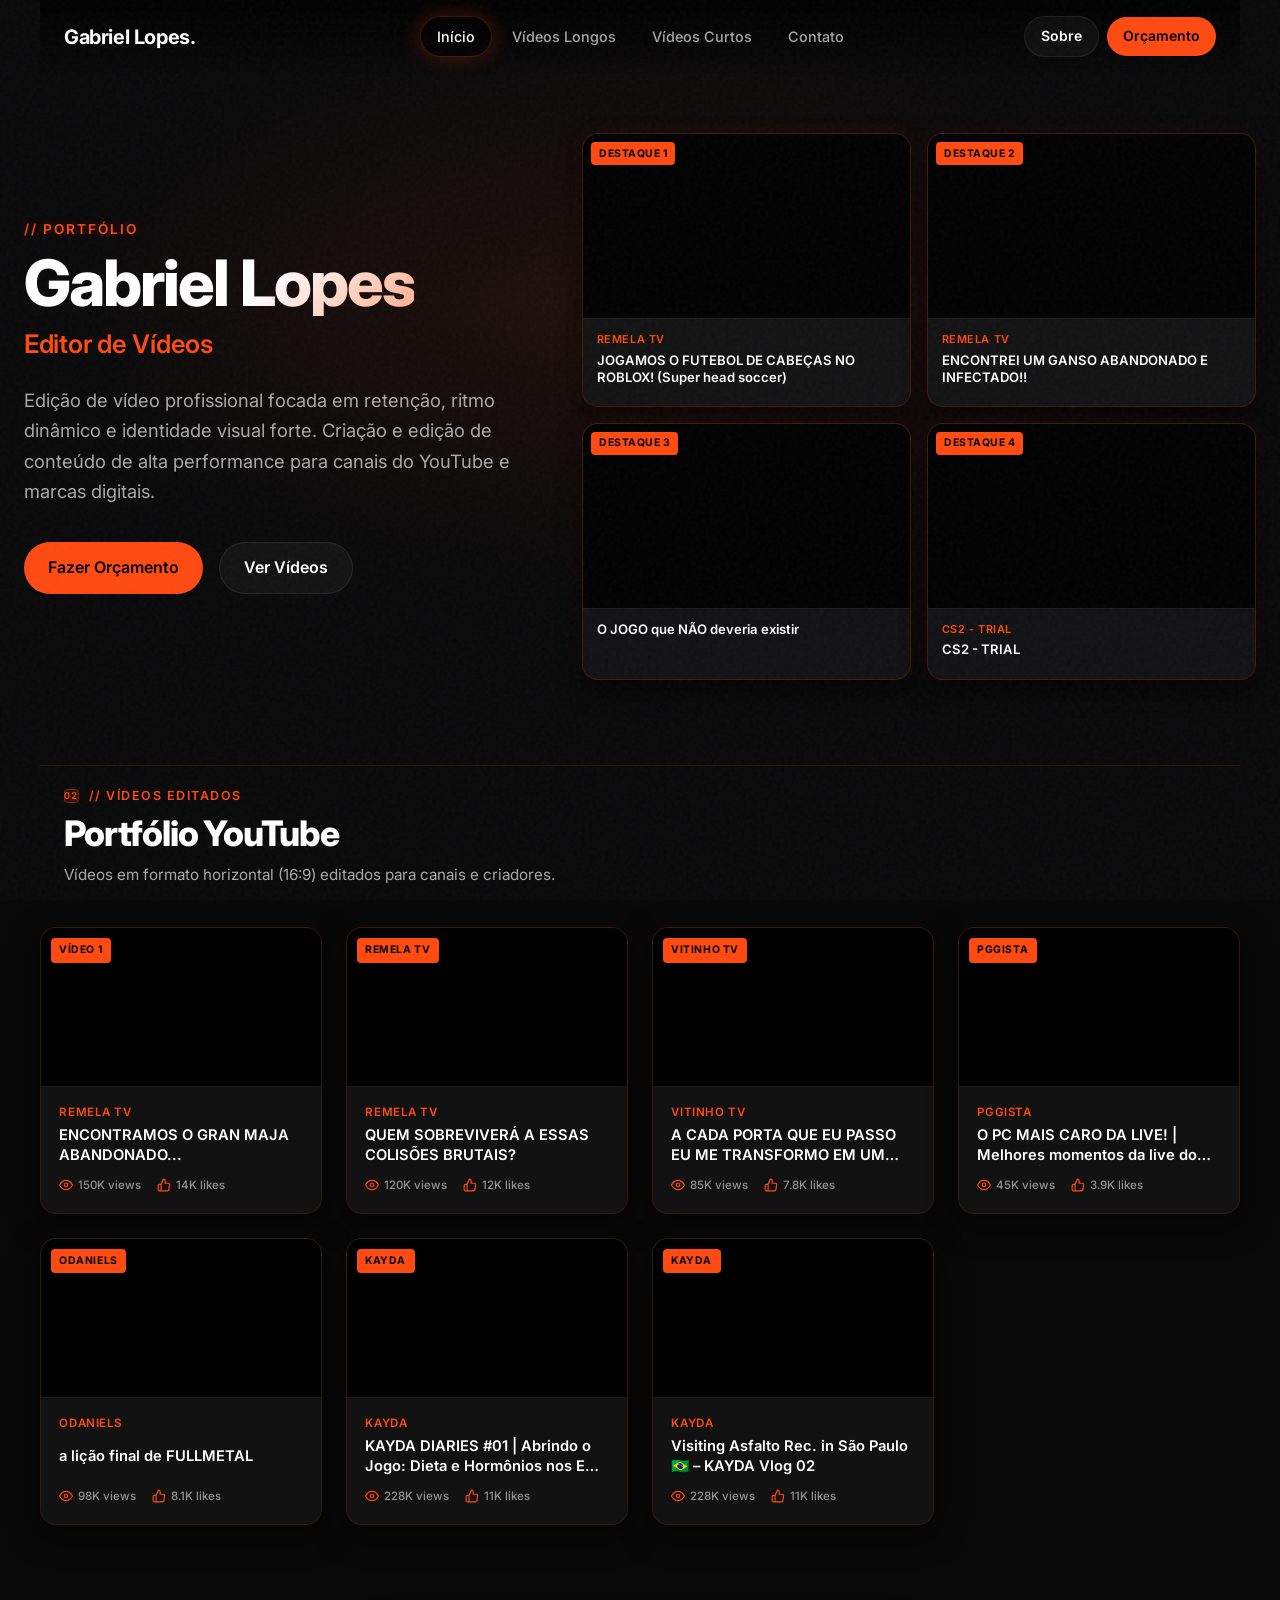
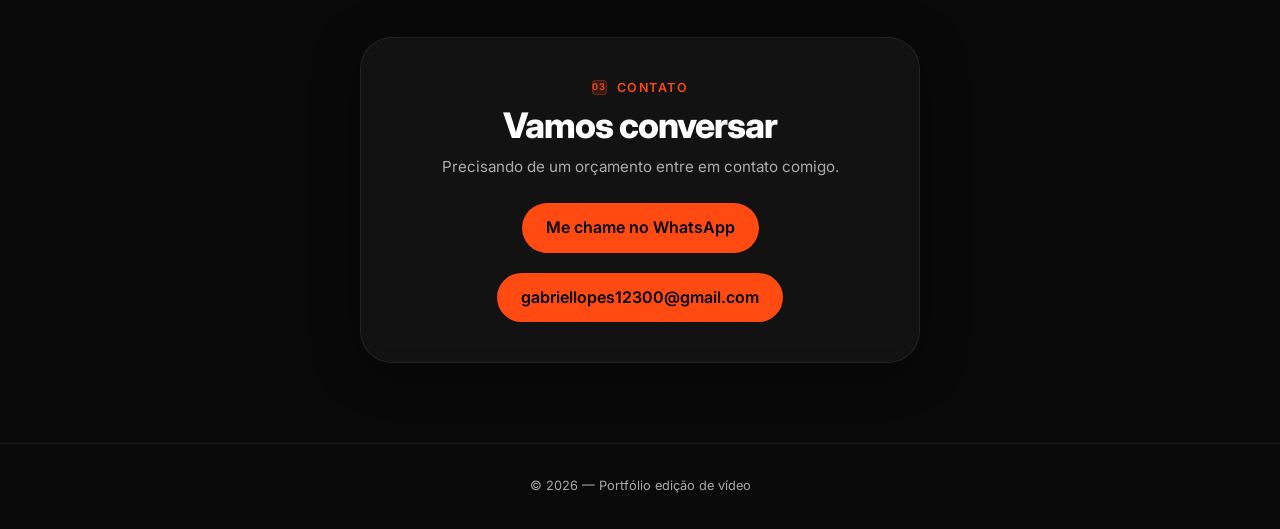
<file: index.html>
<!DOCTYPE html>
<html lang="pt-BR">

<head>
  <meta charset="UTF-8" />
  <meta name="viewport" content="width=device-width, initial-scale=1.0" />
  <title>Portfólio — Edição de Vídeo</title>
  <link rel="preconnect" href="https://fonts.googleapis.com" />
  <link rel="preconnect" href="https://fonts.gstatic.com" crossorigin />
  <link href="https://fonts.googleapis.com/css2?family=Inter:wght@400;500;600;700&display=swap" rel="stylesheet" />
  <link rel="stylesheet" href="styles.css" />
</head>

<body>
  <div class="noise" aria-hidden="true"></div>

  <header class="header">
    <a href="#" class="logo">Gabriel Lopes.</a>
    <nav class="nav" aria-label="Principal">
      <a href="#inicio" class="nav-link nav-link--active">Início</a>
      <a href="videos-longos.html" class="nav-link">Vídeos Longos</a>
      <a href="videos-curtos.html" class="nav-link">Vídeos Curtos</a>
      <a href="#contato" class="nav-link">Contato</a>
    </nav>
    <div class="header-actions">
      <a href="#contato" class="btn btn--ghost">Sobre</a>
      <a href="https://wa.link/5tj0vb" class="btn btn--primary">Orçamento</a>
    </div>
  </header>

  <main>
    <section id="inicio" class="hero">
      <div class="hero-container">
        <!-- Coluna da Esquerda: Apresentação -->
        <div class="hero-content">
          <p class="hero-kicker">// PORTFÓLIO</p>
          <h1 class="hero-title">Gabriel Lopes</h1>
          <p class="hero-role">Editor de Vídeos</p>
          <p class="hero-subtitle">
            Edição de vídeo profissional focada em retenção, ritmo dinâmico e identidade visual forte. Criação e edição
            de conteúdo de alta performance para canais do YouTube e marcas digitais.
          </p>
          <div class="hero-actions-group">
            <a href="https://wa.link/5tj0vb" class="btn btn--primary btn--large">Fazer Orçamento</a>
            <a href="#videos" class="btn btn--ghost btn--large">Ver Vídeos</a>
          </div>
        </div>

        <!-- Coluna da Direita: Grade de 4 Projetos em Destaque -->
        <div class="featured-grid">
          <!-- Card Destaque 1 -->
          <div class="featured-project-card">
            <div class="featured-badge">Destaque 1</div>
            <div class="featured-video-container">
              <iframe width="1337" height="752" src="https://www.youtube.com/embed/els4tSTuin0"
                title="JOGAMOS O FUTEBOL DE CABEÇAS NO ROBLOX! (Super head soccer)" frameborder="0"
                allow="accelerometer; autoplay; clipboard-write; encrypted-media; gyroscope; picture-in-picture; web-share"
                referrerpolicy="strict-origin-when-cross-origin" allowfullscreen></iframe>
            </div>
            <div class="featured-overlay"></div>
            <div class="featured-info">
              <span class="featured-channel">Remela TV</span>
              <h3 class="featured-title">JOGAMOS O FUTEBOL DE CABEÇAS NO ROBLOX! (Super head soccer)</h3>
              <div class="featured-stats">
                <span class="featured-stat">
                </span>
              </div>
            </div>
          </div>

          <!-- Card Destaque 2 -->
          <div class="featured-project-card">
            <div class="featured-badge">Destaque 2</div>
            <div class="featured-video-container">
              <iframe width="1744" height="703" src="https://www.youtube.com/embed/jyyu7otSY3A"
                title="ENCONTREI UM GANSO ABANDONADO E INFECTADO!!" frameborder="0"
                allow="accelerometer; autoplay; clipboard-write; encrypted-media; gyroscope; picture-in-picture; web-share"
                referrerpolicy="strict-origin-when-cross-origin" allowfullscreen></iframe>
            </div>
            <div class="featured-overlay"></div>
            <div class="featured-info">
              <span class="featured-channel">Remela TV</span>
              <h3 class="featured-title">ENCONTREI UM GANSO ABANDONADO E INFECTADO!!</h3>
              <div class="featured-stats">
                <span class="featured-stat">
                </span>

              </div>
            </div>
          </div>

          <!-- Card Destaque 3 -->
          <div class="featured-project-card">
            <div class="featured-badge">Destaque 3</div>
            <div class="featured-video-container">
              <iframe width="1744" height="703" src="https://www.youtube.com/embed/pdkroHXh4HM"
                title="O JOGO que NÃO deveria existir" frameborder="0"
                allow="accelerometer; autoplay; clipboard-write; encrypted-media; gyroscope; picture-in-picture; web-share"
                referrerpolicy="strict-origin-when-cross-origin" allowfullscreen></iframe>
            </div>
            <div class="featured-overlay"></div>
            <div class="featured-info">
              <h3 class="featured-title">O JOGO que NÃO deveria existir</h3>
              <div class="featured-stats">
              </div>
            </div>
          </div>

          <!-- Card Destaque 4 -->
          <div class="featured-project-card">
            <div class="featured-badge">Destaque 4</div>
            <div class="featured-video-container">
              <iframe width="1744" height="703" src="https://www.youtube.com/embed/0VDCVODltXw" title="CS2 - TRIAL"
                frameborder="0"
                allow="accelerometer; autoplay; clipboard-write; encrypted-media; gyroscope; picture-in-picture; web-share"
                referrerpolicy="strict-origin-when-cross-origin" allowfullscreen></iframe>
            </div>
            <div class="featured-overlay"></div>
            <div class="featured-info">
              <span class="featured-channel">CS2 - TRIAL</span>
              <h3 class="featured-title">CS2 - TRIAL</h3>
              <div class="featured-stats">
              </div>
            </div>
          </div>
        </div>
      </div>
    </section>

    <section id="videos" class="videos-section">
      <div class="section-head">
        <p class="section-kicker"><span class="section-num">02</span> // VÍDEOS EDITADOS</p>
        <h2 class="section-title">Portfólio YouTube</h2>
        <p class="section-desc">
          Vídeos em formato horizontal (16:9) editados para canais e criadores.
        </p>
      </div>

      <div class="videos-grid">
        <!-- Card 1 -->
        <article class="video-grid-card">
          <div class="video-grid-thumb">
            <div class="video-grid-badge">VÍDEO 1</div>
            <iframe width="1744" height="703" src="https://www.youtube.com/embed/kD-eV__1jd0"
              title="ENCONTRAMOS O GRAN MAJA ABANDONADO..." frameborder="0"
              allow="accelerometer; autoplay; clipboard-write; encrypted-media; gyroscope; picture-in-picture; web-share"
              referrerpolicy="strict-origin-when-cross-origin" allowfullscreen></iframe>
          </div>
          <div class="video-grid-info">
            <span class="video-grid-channel">Remela TV</span>
            <h3 class="video-grid-title">ENCONTRAMOS O GRAN MAJA ABANDONADO...</h3>
            <div class="video-grid-stats">
              <span class="video-grid-stat">
                <svg viewBox="0 0 24 24" width="14" height="14" fill="none" stroke="currentColor" stroke-width="2">
                  <path d="M1 12s4-8 11-8 11 8 11 8-4 8-11 8-11-8-11-8z"></path>
                  <circle cx="12" cy="12" r="3"></circle>
                </svg>
                150K views
              </span>
              <span class="video-grid-stat">
                <svg viewBox="0 0 24 24" width="14" height="14" fill="none" stroke="currentColor" stroke-width="2">
                  <path
                    d="M14 9V5a3 3 0 0 0-3-3l-4 9v11h11.28a2 2 0 0 0 2-1.7l1.38-9a2 2 0 0 0-2-2.3zM7 22H4a2 2 0 0 1-2-2v-7a2 2 0 0 1 2-2h3">
                  </path>
                </svg>
                14K likes
              </span>
            </div>
          </div>
        </article>

        <!-- Card 2 -->
        <article class="video-grid-card">
          <div class="video-grid-thumb">
            <div class="video-grid-badge">Remela TV</div>
            <iframe width="1744" height="703" src="https://www.youtube.com/embed/vBqxDpRIriQ"
              title="QUEM SOBREVIVERÁ A ESSAS COLISÕES BRUTAIS?" frameborder="0"
              allow="accelerometer; autoplay; clipboard-write; encrypted-media; gyroscope; picture-in-picture; web-share"
              referrerpolicy="strict-origin-when-cross-origin" allowfullscreen></iframe>
          </div>
          <div class="video-grid-info">
            <span class="video-grid-channel">Remela TV</span>
            <h3 class="video-grid-title">QUEM SOBREVIVERÁ A ESSAS COLISÕES BRUTAIS?</h3>
            <div class="video-grid-stats">
              <span class="video-grid-stat">
                <svg viewBox="0 0 24 24" width="14" height="14" fill="none" stroke="currentColor" stroke-width="2">
                  <path d="M1 12s4-8 11-8 11 8 11 8-4 8-11 8-11-8-11-8z"></path>
                  <circle cx="12" cy="12" r="3"></circle>
                </svg>
                120K views
              </span>
              <span class="video-grid-stat">
                <svg viewBox="0 0 24 24" width="14" height="14" fill="none" stroke="currentColor" stroke-width="2">
                  <path
                    d="M14 9V5a3 3 0 0 0-3-3l-4 9v11h11.28a2 2 0 0 0 2-1.7l1.38-9a2 2 0 0 0-2-2.3zM7 22H4a2 2 0 0 1-2-2v-7a2 2 0 0 1 2-2h3">
                  </path>
                </svg>
                12K likes
              </span>
            </div>
          </div>
        </article>

        <!-- Card 3 -->
        <article class="video-grid-card">
          <div class="video-grid-thumb">
            <div class="video-grid-badge">Vitinho TV</div>
            <iframe width="1744" height="703" src="https://www.youtube.com/embed/vgIz2j8YSy8"
              title="A CADA PORTA QUE EU PASSO EU ME TRANSFORMO EM UM ANIMAL" frameborder="0"
              allow="accelerometer; autoplay; clipboard-write; encrypted-media; gyroscope; picture-in-picture; web-share"
              referrerpolicy="strict-origin-when-cross-origin" allowfullscreen></iframe>
          </div>
          <div class="video-grid-info">
            <span class="video-grid-channel">Vitinho TV</span>
            <h3 class="video-grid-title">A CADA PORTA QUE EU PASSO EU ME TRANSFORMO EM UM ANIMAL</h3>
            <div class="video-grid-stats">
              <span class="video-grid-stat">
                <svg viewBox="0 0 24 24" width="14" height="14" fill="none" stroke="currentColor" stroke-width="2">
                  <path d="M1 12s4-8 11-8 11 8 11 8-4 8-11 8-11-8-11-8z"></path>
                  <circle cx="12" cy="12" r="3"></circle>
                </svg>
                85K views
              </span>
              <span class="video-grid-stat">
                <svg viewBox="0 0 24 24" width="14" height="14" fill="none" stroke="currentColor" stroke-width="2">
                  <path
                    d="M14 9V5a3 3 0 0 0-3-3l-4 9v11h11.28a2 2 0 0 0 2-1.7l1.38-9a2 2 0 0 0-2-2.3zM7 22H4a2 2 0 0 1-2-2v-7a2 2 0 0 1 2-2h3">
                  </path>
                </svg>
                7.8K likes
              </span>
            </div>
          </div>
        </article>

        <!-- Card 4 -->
        <article class="video-grid-card">
          <div class="video-grid-thumb">
            <div class="video-grid-badge">PGGista</div>
            <iframe width="1744" height="703" src="https://www.youtube.com/embed/9hjmLi2pbow"
              title="O PC MAIS CARO DA LIVE! | Melhores momentos da live do PGGista | #livestream #pcgamer"
              frameborder="0"
              allow="accelerometer; autoplay; clipboard-write; encrypted-media; gyroscope; picture-in-picture; web-share"
              referrerpolicy="strict-origin-when-cross-origin" allowfullscreen></iframe>
          </div>
          <div class="video-grid-info">
            <span class="video-grid-channel">PGGista</span>
            <h3 class="video-grid-title">O PC MAIS CARO DA LIVE! | Melhores momentos da live do PGGista | #livestream
              #pcgamer</h3>
            <div class="video-grid-stats">
              <span class="video-grid-stat">
                <svg viewBox="0 0 24 24" width="14" height="14" fill="none" stroke="currentColor" stroke-width="2">
                  <path d="M1 12s4-8 11-8 11 8 11 8-4 8-11 8-11-8-11-8z"></path>
                  <circle cx="12" cy="12" r="3"></circle>
                </svg>
                45K views
              </span>
              <span class="video-grid-stat">
                <svg viewBox="0 0 24 24" width="14" height="14" fill="none" stroke="currentColor" stroke-width="2">
                  <path
                    d="M14 9V5a3 3 0 0 0-3-3l-4 9v11h11.28a2 2 0 0 0 2-1.7l1.38-9a2 2 0 0 0-2-2.3zM7 22H4a2 2 0 0 1-2-2v-7a2 2 0 0 1 2-2h3">
                  </path>
                </svg>
                3.9K likes
              </span>
            </div>
          </div>
        </article>

        <!-- Card 5 -->
        <article class="video-grid-card">
          <div class="video-grid-thumb">
            <div class="video-grid-badge">Odaniels</div>
            <iframe width="1840" height="1035" src="https://www.youtube.com/embed/lOjst-eT9d0"
              title="A LIÇÃO FINAL DE FULLMETAL ALCHEMIST" frameborder="0"
              allow="accelerometer; autoplay; clipboard-write; encrypted-media; gyroscope; picture-in-picture; web-share"
              referrerpolicy="strict-origin-when-cross-origin" allowfullscreen></iframe>
          </div>
          <div class="video-grid-info">
            <span class="video-grid-channel">Odaniels</span>
            <h3 class="video-grid-title">a lição final de FULLMETAL</h3>
            <div class="video-grid-stats">
              <span class="video-grid-stat">
                <svg viewBox="0 0 24 24" width="14" height="14" fill="none" stroke="currentColor" stroke-width="2">
                  <path d="M1 12s4-8 11-8 11 8 11 8-4 8-11 8-11-8-11-8z"></path>
                  <circle cx="12" cy="12" r="3"></circle>
                </svg>
                98K views
              </span>
              <span class="video-grid-stat">
                <svg viewBox="0 0 24 24" width="14" height="14" fill="none" stroke="currentColor" stroke-width="2">
                  <path
                    d="M14 9V5a3 3 0 0 0-3-3l-4 9v11h11.28a2 2 0 0 0 2-1.7l1.38-9a2 2 0 0 0-2-2.3zM7 22H4a2 2 0 0 1-2-2v-7a2 2 0 0 1 2-2h3">
                  </path>
                </svg>
                8.1K likes
              </span>
            </div>
          </div>
        </article>

        <!-- Card 6 -->
        <article class="video-grid-card">
          <div class="video-grid-thumb">
            <div class="video-grid-badge">KAYDA</div>
            <iframe width="1744" height="703" src="https://www.youtube.com/embed/BuUdDhG3gh4"
              title="KAYDA DIARIES #01 | Abrindo o Jogo: Dieta e Hormônios nos EUA 🇺🇸" frameborder="0"
              allow="accelerometer; autoplay; clipboard-write; encrypted-media; gyroscope; picture-in-picture; web-share"
              referrerpolicy="strict-origin-when-cross-origin" allowfullscreen></iframe>
          </div>
          <div class="video-grid-info">
            <span class="video-grid-channel">KAYDA</span>
            <h3 class="video-grid-title">KAYDA DIARIES #01 | Abrindo o Jogo: Dieta e Hormônios nos EUA 🇺🇸</h3>
            <div class="video-grid-stats">
              <span class="video-grid-stat">
                <svg viewBox="0 0 24 24" width="14" height="14" fill="none" stroke="currentColor" stroke-width="2">
                  <path d="M1 12s4-8 11-8 11 8 11 8-4 8-11 8-11-8-11-8z"></path>
                  <circle cx="12" cy="12" r="3"></circle>
                </svg>
                228K views
              </span>
              <span class="video-grid-stat">
                <svg viewBox="0 0 24 24" width="14" height="14" fill="none" stroke="currentColor" stroke-width="2">
                  <path
                    d="M14 9V5a3 3 0 0 0-3-3l-4 9v11h11.28a2 2 0 0 0 2-1.7l1.38-9a2 2 0 0 0-2-2.3zM7 22H4a2 2 0 0 1-2-2v-7a2 2 0 0 1 2-2h3">
                  </path>
                </svg>
                11K likes
              </span>
            </div>
          </div>
        </article>

        <article class="video-grid-card">
          <div class="video-grid-thumb">
            <div class="video-grid-badge">KAYDA</div>
            <iframe width="1744" height="703" src="https://www.youtube.com/embed/Z0RCLlK2bg4"
              title="Visiting Asfalto Rec. in São Paulo 🇧🇷 – KAYDA Vlog 02 | Rewind Back" frameborder="0"
              allow="accelerometer; autoplay; clipboard-write; encrypted-media; gyroscope; picture-in-picture; web-share"
              referrerpolicy="strict-origin-when-cross-origin" allowfullscreen></iframe>
          </div>
          <div class="video-grid-info">
            <span class="video-grid-channel">KAYDA</span>
            <h3 class="video-grid-title">Visiting Asfalto Rec. in São Paulo 🇧🇷 – KAYDA Vlog 02</h3>
            <div class="video-grid-stats">
              <span class="video-grid-stat">
                <svg viewBox="0 0 24 24" width="14" height="14" fill="none" stroke="currentColor" stroke-width="2">
                  <path d="M1 12s4-8 11-8 11 8 11 8-4 8-11 8-11-8-11-8z"></path>
                  <circle cx="12" cy="12" r="3"></circle>
                </svg>
                228K views
              </span>
              <span class="video-grid-stat">
                <svg viewBox="0 0 24 24" width="14" height="14" fill="none" stroke="currentColor" stroke-width="2">
                  <path
                    d="M14 9V5a3 3 0 0 0-3-3l-4 9v11h11.28a2 2 0 0 0 2-1.7l1.38-9a2 2 0 0 0-2-2.3zM7 22H4a2 2 0 0 1-2-2v-7a2 2 0 0 1 2-2h3">
                  </path>
                </svg>
                11K likes
              </span>
            </div>
          </div>
        </article>
      </div>
    </section>

    <section id="contato" class="contact-section" style="--section-num-offset: 1;">
      <div class="contact-card glass">
        <p class="section-kicker"><span class="section-num">03</span> Contato</p>
        <h2 class="section-title">Vamos conversar</h2>
        <p class="contact-text">
          Precisando de um orçamento entre em contato comigo.
        </p>
        <div class="contact-buttons">
          <a href="https://wa.link/5tj0vb" class="btn btn--primary btn--large">Me chame no WhatsApp</a>
          <a href="mailto:gabriellopes12300@gmail.com"
            class="btn-email btn btn--primary btn--large">gabriellopes12300@gmail.com</a>
        </div>
      </div>
    </section>
  </main>

  <footer class="footer">
    <span>© 2026 — Portfólio edição de vídeo</span>
  </footer>

  <script src="script.js"></script>
</body>

</html>
</file>
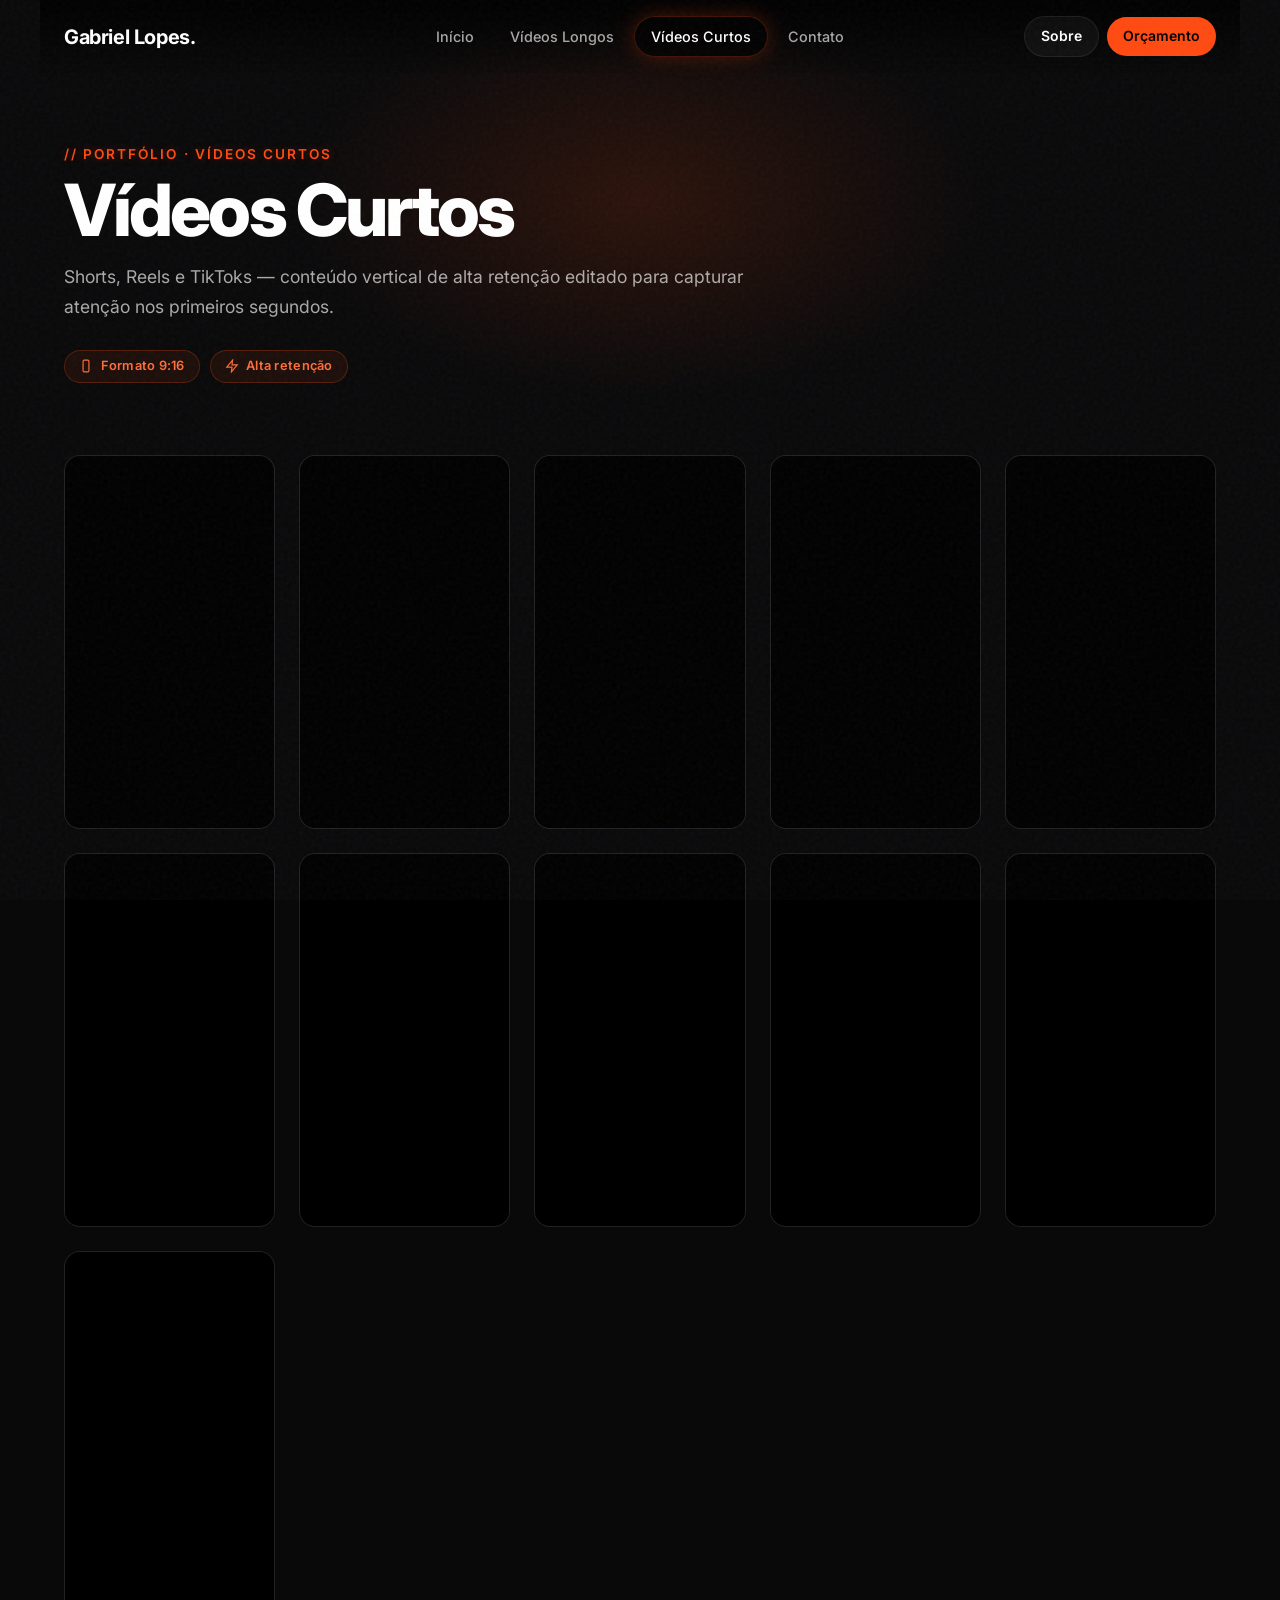
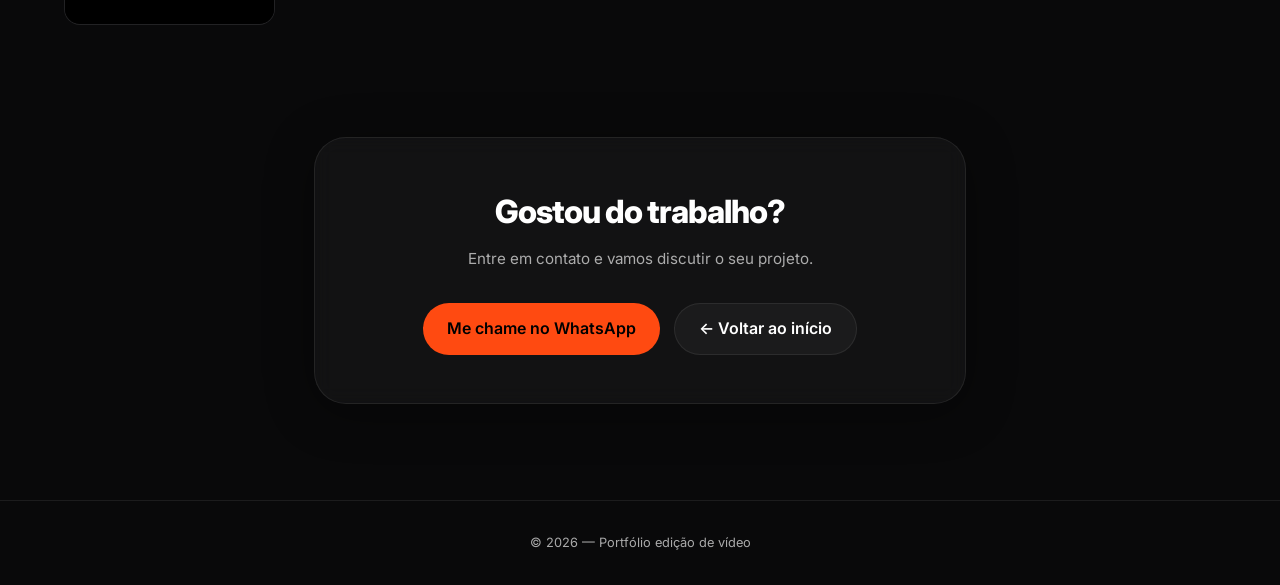
<file: videos-curtos.html>
<!DOCTYPE html>
<html lang="pt-BR">

<head>
  <meta charset="UTF-8" />
  <meta name="viewport" content="width=device-width, initial-scale=1.0" />
  <title>Vídeos Curtos — Gabriel Lopes · Editor de Vídeo</title>
  <meta name="description"
    content="Portfólio completo de vídeos curtos (Shorts/Reels) editados por Gabriel Lopes — edição dinâmica e envolvente para redes sociais." />
  <link rel="preconnect" href="https://fonts.googleapis.com" />
  <link rel="preconnect" href="https://fonts.gstatic.com" crossorigin />
  <link href="https://fonts.googleapis.com/css2?family=Inter:wght@400;500;600;700;800&display=swap" rel="stylesheet" />
  <link rel="stylesheet" href="styles.css" />
  <link rel="stylesheet" href="pages.css" />
</head>

<body>
  <div class="noise" aria-hidden="true"></div>

  <!-- Header / Navbar -->
  <header class="header">
    <a href="index.html" class="logo">Gabriel Lopes.</a>
    <nav class="nav" aria-label="Principal">
      <a href="index.html" class="nav-link">Início</a>
      <a href="videos-longos.html" class="nav-link">Vídeos Longos</a>
      <a href="videos-curtos.html" class="nav-link nav-link--active">Vídeos Curtos</a>
      <a href="index.html#contato" class="nav-link">Contato</a>
    </nav>
    <div class="header-actions">
      <a href="index.html#contato" class="btn btn--ghost">Sobre</a>
      <a href="https://wa.link/5tj0vb" class="btn btn--primary">Orçamento</a>
    </div>
  </header>

  <main>
    <!-- Hero da Página -->
    <section class="page-hero page-hero--shorts">
      <div class="page-hero__glow page-hero__glow--shorts" aria-hidden="true"></div>
      <div class="page-hero__content">
        <p class="hero-kicker">// PORTFÓLIO · VÍDEOS CURTOS</p>
        <h1 class="page-hero__title">Vídeos Curtos</h1>
        <p class="page-hero__desc">
          Shorts, Reels e TikToks — conteúdo vertical de alta retenção editado para capturar atenção nos primeiros
          segundos.
        </p>
        <div class="page-hero__meta">
          <span class="page-meta-chip">
            <svg viewBox="0 0 24 24" width="14" height="14" fill="none" stroke="currentColor" stroke-width="2">
              <rect x="7" y="2" width="10" height="20" rx="2"></rect>
            </svg>
            Formato 9:16
          </span>
          <span class="page-meta-chip">
            <svg viewBox="0 0 24 24" width="14" height="14" fill="none" stroke="currentColor" stroke-width="2">
              <path d="M13 2L3 14h9l-1 8 10-12h-9l1-8z"></path>
            </svg>
            Alta retenção
          </span>
        </div>
      </div>
    </section>

    <!-- Grade de Shorts -->
    <section class="videos-page-section">
      <div class="videos-page-grid videos-page-grid--shorts">

        <!--
          ════════════════════════════════════════════════════════
          SUBSTITUA OS src DOS IFRAMES PELOS SEUS SHORTS REAIS
          Exemplo: https://www.youtube.com/embed/SEU_ID_AQUI
          ════════════════════════════════════════════════════════
        -->

        <!-- Short 1 -->
        <article class="vcard vcard--short">
          <div class="vcard__thumb vcard__thumb--short">
            <iframe width="560" height="315"
              src="https://www.youtube.com/embed/33OoPb1UqK8?rel=0&modestbranding=1&controls=1&fs=1"
              title="Campanha Dia Dos Namorados" frameborder="0"
              allow="accelerometer; autoplay; clipboard-write; encrypted-media; gyroscope; picture-in-picture; fullscreen"
              referrerpolicy="strict-origin-when-cross-origin" allowfullscreen></iframe>
            <div class="vcard__gradient"></div>
          </div>
        </article>

        <!-- Short 2 -->
        <article class="vcard vcard--short">
          <div class="vcard__thumb vcard__thumb--short">
            <iframe width="560" height="315"
              src="https://www.youtube.com/embed/rnSALuQlTB8?rel=0&modestbranding=1&controls=1&fs=1"
              title="Viagem Com Segurança" frameborder="0"
              allow="accelerometer; autoplay; clipboard-write; encrypted-media; gyroscope; picture-in-picture; fullscreen"
              referrerpolicy="strict-origin-when-cross-origin" allowfullscreen></iframe>
            <div class="vcard__gradient"></div>
          </div>
        </article>

        <!-- Short 3 -->
        <article class="vcard vcard--short">
          <div class="vcard__thumb vcard__thumb--short">
            <iframe width="560" height="315"
              src="https://www.youtube.com/embed/AkIvkDGLC4o?rel=0&modestbranding=1&controls=1&fs=1"
              title="Montando Tapioca" frameborder="0"
              allow="accelerometer; autoplay; clipboard-write; encrypted-media; gyroscope; picture-in-picture; fullscreen"
              referrerpolicy="strict-origin-when-cross-origin" allowfullscreen></iframe>
            <div class="vcard__gradient"></div>
          </div>
        </article>

        <!-- Short 4 -->
        <article class="vcard vcard--short">
          <div class="vcard__thumb vcard__thumb--short">
            <iframe width="560" height="315"
              src="https://www.youtube.com/embed/CK3UZUAyN-g?rel=0&modestbranding=1&controls=1&fs=1"
              title="REELS - HB" frameborder="0"
              allow="accelerometer; autoplay; clipboard-write; encrypted-media; gyroscope; picture-in-picture; fullscreen"
              referrerpolicy="strict-origin-when-cross-origin" allowfullscreen></iframe>
            <div class="vcard__gradient"></div>
          </div>
        </article>

        <!-- Short 5 -->
        <article class="vcard vcard--short">
          <div class="vcard__thumb vcard__thumb--short">
            <iframe width="560" height="315"
              src="https://www.youtube.com/embed/6bjMham_AzA?rel=0&modestbranding=1&controls=1&fs=1"
              title="Uber e 99 - portfólio" frameborder="0"
              allow="accelerometer; autoplay; clipboard-write; encrypted-media; gyroscope; picture-in-picture; fullscreen"
              referrerpolicy="strict-origin-when-cross-origin" allowfullscreen></iframe>
            <div class="vcard__gradient"></div>
          </div>
        </article>

        <!-- Short 6 -->
        <article class="vcard vcard--short">
          <div class="vcard__thumb vcard__thumb--short">
            <iframe width="560" height="315"
              src="https://www.youtube.com/embed/KE_L2da-qdg?rel=0&modestbranding=1&controls=1&fs=1"
              title="Vídeos Obrigatórios - portfólio" frameborder="0"
              allow="accelerometer; autoplay; clipboard-write; encrypted-media; gyroscope; picture-in-picture; fullscreen"
              referrerpolicy="strict-origin-when-cross-origin" allowfullscreen></iframe>
            <div class="vcard__gradient"></div>
          </div>
        </article>

        <!-- Short 7 -->
        <article class="vcard vcard--short">
          <div class="vcard__thumb vcard__thumb--short">
            <iframe width="560" height="315"
              src="https://www.youtube.com/embed/xlrZlTZY_I4?rel=0&modestbranding=1&controls=1&fs=1"
              title="Festa Junina - portfólio" frameborder="0"
              allow="accelerometer; autoplay; clipboard-write; encrypted-media; gyroscope; picture-in-picture; fullscreen"
              referrerpolicy="strict-origin-when-cross-origin" allowfullscreen></iframe>
            <div class="vcard__gradient"></div>
          </div>
        </article>

        <!-- Short 8 -->
        <article class="vcard vcard--short">
          <div class="vcard__thumb vcard__thumb--short">
            <iframe width="560" height="315"
              src="https://www.youtube.com/embed/4c6vviTc8MY?rel=0&modestbranding=1&controls=1&fs=1"
              title="Meu Amigo Motoboy - portfólio" frameborder="0"
              allow="accelerometer; autoplay; clipboard-write; encrypted-media; gyroscope; picture-in-picture; fullscreen"
              referrerpolicy="strict-origin-when-cross-origin" allowfullscreen></iframe>
            <div class="vcard__gradient"></div>
          </div>
        </article>

        <!-- Short 9 -->
        <article class="vcard vcard--short">
          <div class="vcard__thumb vcard__thumb--short">
            <iframe width="560" height="315"
              src="https://www.youtube.com/embed/kzklpVsJkMQ?rel=0&modestbranding=1&controls=1&fs=1"
              title="Anúncio marketing - 02" frameborder="0"
              allow="accelerometer; autoplay; clipboard-write; encrypted-media; gyroscope; picture-in-picture; fullscreen"
              referrerpolicy="strict-origin-when-cross-origin" allowfullscreen></iframe>
            <div class="vcard__gradient"></div>
          </div>
        </article>

        <!-- Short 10 -->
        <article class="vcard vcard--short">
          <div class="vcard__thumb vcard__thumb--short">
            <iframe width="560" height="315"
              src="https://www.youtube.com/embed/nPLEi-GGhiY?rel=0&modestbranding=1&controls=1&fs=1"
              title="Anúncio marketing - 01" frameborder="0"
              allow="accelerometer; autoplay; clipboard-write; encrypted-media; gyroscope; picture-in-picture; fullscreen"
              referrerpolicy="strict-origin-when-cross-origin" allowfullscreen></iframe>
            <div class="vcard__gradient"></div>
          </div>
        </article>

        <!-- Short 11 -->
        <article class="vcard vcard--short">
          <div class="vcard__thumb vcard__thumb--short">
            <iframe width="560" height="315"
              src="https://www.youtube.com/embed/B8zxxaygXRk?rel=0&modestbranding=1&controls=1&fs=1"
              title="Expodireito - portfólio" frameborder="0"
              allow="accelerometer; autoplay; clipboard-write; encrypted-media; gyroscope; picture-in-picture; fullscreen"
              referrerpolicy="strict-origin-when-cross-origin" allowfullscreen></iframe>
            <div class="vcard__gradient"></div>
          </div>
        </article>

        <!--
          ════════════════════════════════════════
          ADICIONE MAIS SHORTS ABAIXO SEGUINDO
          O MESMO PADRÃO DO ARTIGO ACIMA
          ════════════════════════════════════════
        -->

      </div>
    </section>

    <!-- CTA rodapé da página -->
    <section class="page-cta">
      <div class="page-cta__inner glass">
        <h2 class="page-cta__title">Gostou do trabalho?</h2>
        <p class="page-cta__desc">Entre em contato e vamos discutir o seu projeto.</p>
        <div class="page-cta__actions">
          <a href="https://wa.link/5tj0vb" class="btn btn--primary btn--large">Me chame no WhatsApp</a>
          <a href="index.html" class="btn btn--ghost btn--large">← Voltar ao início</a>
        </div>
      </div>
    </section>
  </main>

  <footer class="footer">
    <span>© 2026 — Portfólio edição de vídeo</span>
  </footer>
</body>

</html>
</file>
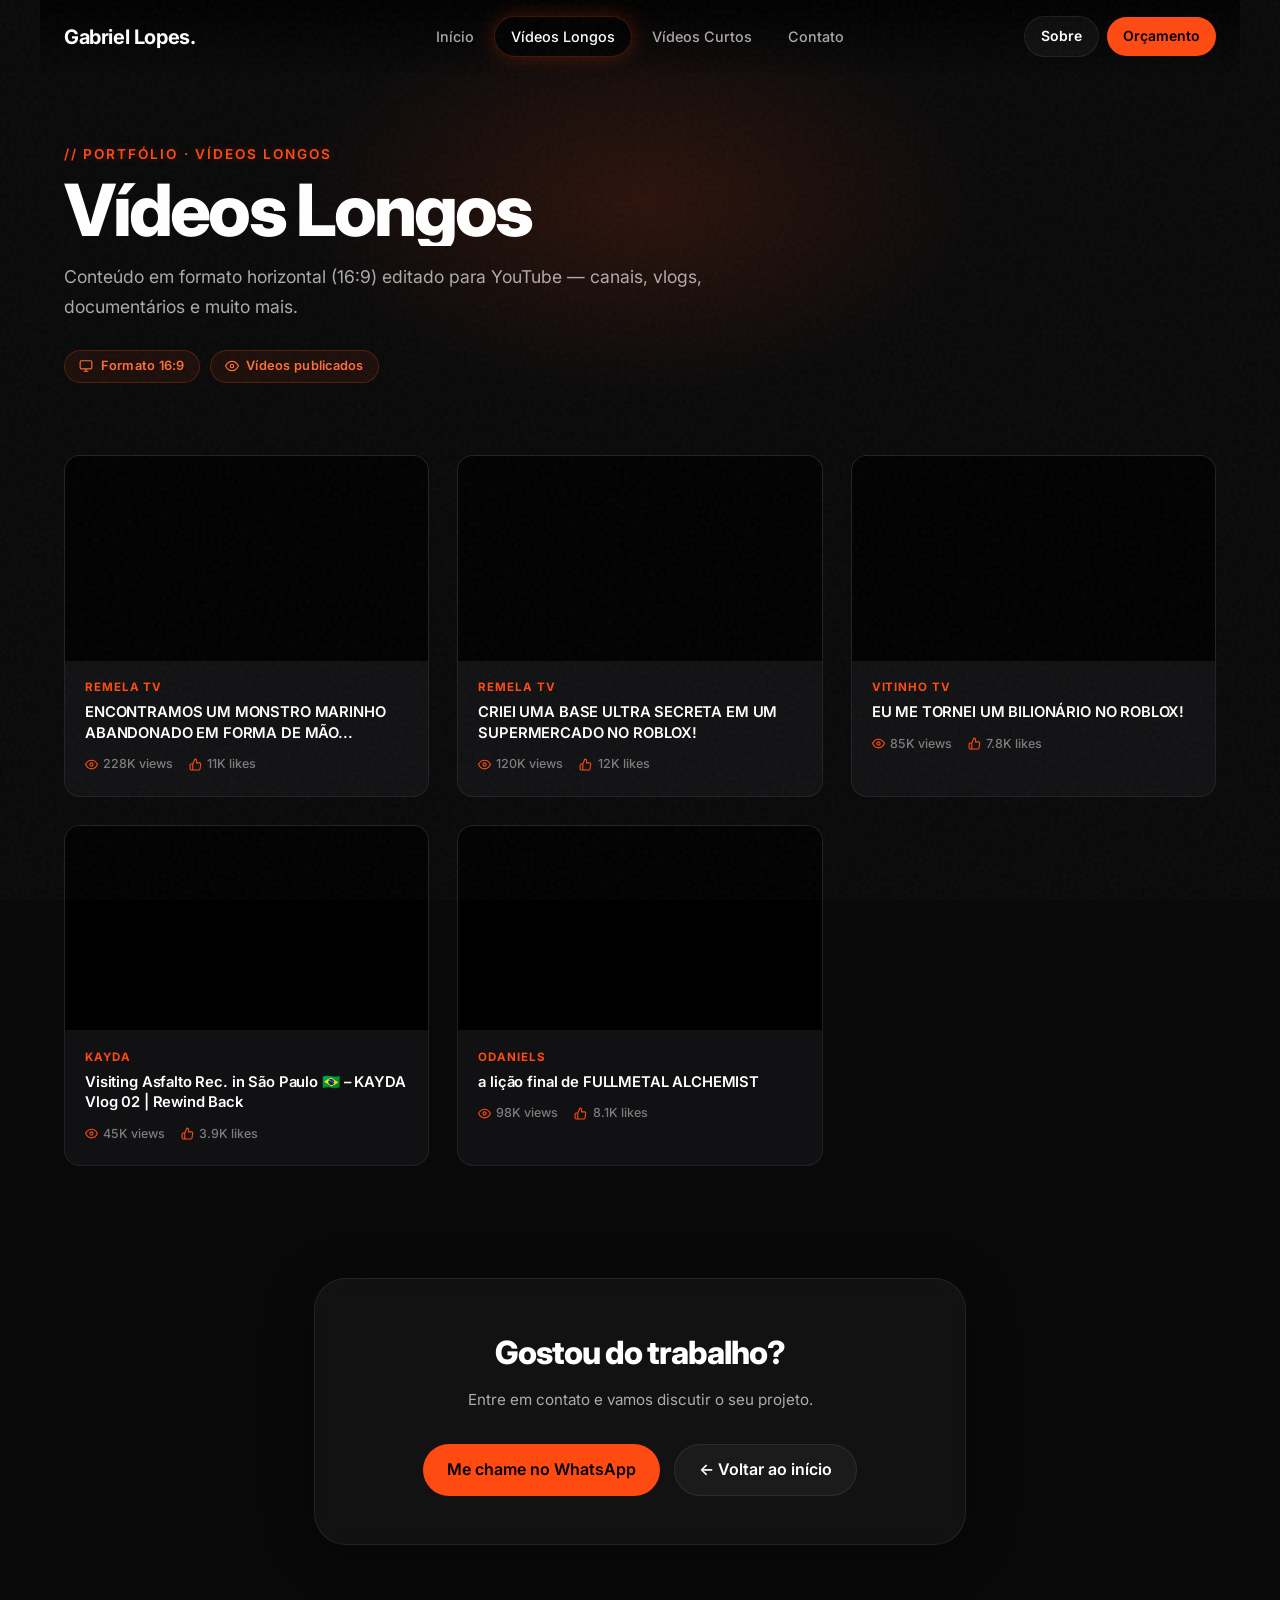
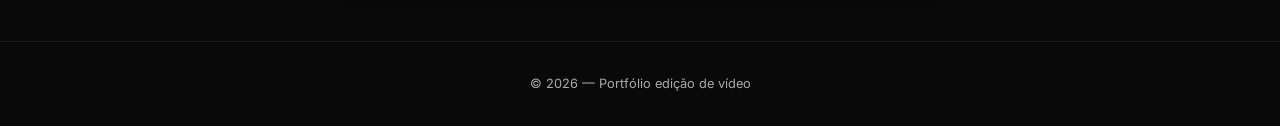
<file: videos-longos.html>
<!DOCTYPE html>
<html lang="pt-BR">

<head>
  <meta charset="UTF-8" />
  <meta name="viewport" content="width=device-width, initial-scale=1.0" />
  <title>Vídeos Longos — Gabriel Lopes · Editor de Vídeo</title>
  <meta name="description" content="Portfólio completo de vídeos longos editados por Gabriel Lopes — edição profissional para YouTube com ritmo dinâmico e identidade visual forte." />
  <link rel="preconnect" href="https://fonts.googleapis.com" />
  <link rel="preconnect" href="https://fonts.gstatic.com" crossorigin />
  <link href="https://fonts.googleapis.com/css2?family=Inter:wght@400;500;600;700;800&display=swap" rel="stylesheet" />
  <link rel="stylesheet" href="styles.css" />
  <link rel="stylesheet" href="pages.css" />
</head>

<body>
  <div class="noise" aria-hidden="true"></div>

  <!-- Header / Navbar -->
  <header class="header">
    <a href="index.html" class="logo">Gabriel Lopes.</a>
    <nav class="nav" aria-label="Principal">
      <a href="index.html" class="nav-link">Início</a>
      <a href="videos-longos.html" class="nav-link nav-link--active">Vídeos Longos</a>
      <a href="videos-curtos.html" class="nav-link">Vídeos Curtos</a>
      <a href="index.html#contato" class="nav-link">Contato</a>
    </nav>
    <div class="header-actions">
      <a href="index.html#contato" class="btn btn--ghost">Sobre</a>
      <a href="https://wa.link/5tj0vb" class="btn btn--primary">Orçamento</a>
    </div>
  </header>

  <main>
    <!-- Hero da Página -->
    <section class="page-hero">
      <div class="page-hero__glow" aria-hidden="true"></div>
      <div class="page-hero__content">
        <p class="hero-kicker">// PORTFÓLIO · VÍDEOS LONGOS</p>
        <h1 class="page-hero__title">Vídeos Longos</h1>
        <p class="page-hero__desc">
          Conteúdo em formato horizontal (16:9) editado para YouTube — canais, vlogs, documentários e muito mais.
        </p>
        <div class="page-hero__meta">
          <span class="page-meta-chip">
            <svg viewBox="0 0 24 24" width="14" height="14" fill="none" stroke="currentColor" stroke-width="2"><rect x="2" y="3" width="20" height="14" rx="2"></rect><path d="M8 21h8M12 17v4"></path></svg>
            Formato 16:9
          </span>
          <span class="page-meta-chip">
            <svg viewBox="0 0 24 24" width="14" height="14" fill="none" stroke="currentColor" stroke-width="2"><path d="M1 12s4-8 11-8 11 8 11 8-4 8-11 8-11-8-11-8z"></path><circle cx="12" cy="12" r="3"></circle></svg>
            Vídeos publicados
          </span>
        </div>
      </div>
    </section>

    <!-- Grade de Vídeos -->
    <section class="videos-page-section">
      <div class="videos-page-grid">

        <!-- Card 1 -->
        <article class="vcard">
          <div class="vcard__thumb">
            <iframe src="https://www.youtube.com/embed/nfrYWH-xNnA"
              title="ENCONTRAMOS UM MONSTRO MARINHO ABANDONADO EM FORMA DE MÃO..."
              frameborder="0"
              allow="accelerometer; autoplay; clipboard-write; encrypted-media; gyroscope; picture-in-picture"
              allowfullscreen></iframe>
            <div class="vcard__gradient"></div>
          </div>
          <div class="vcard__info">
            <span class="vcard__channel">Remela TV</span>
            <h2 class="vcard__title">ENCONTRAMOS UM MONSTRO MARINHO ABANDONADO EM FORMA DE MÃO...</h2>
            <div class="vcard__stats">
              <span class="vcard__stat">
                <svg viewBox="0 0 24 24" width="13" height="13" fill="none" stroke="currentColor" stroke-width="2"><path d="M1 12s4-8 11-8 11 8 11 8-4 8-11 8-11-8-11-8z"></path><circle cx="12" cy="12" r="3"></circle></svg>
                228K views
              </span>
              <span class="vcard__stat">
                <svg viewBox="0 0 24 24" width="13" height="13" fill="none" stroke="currentColor" stroke-width="2"><path d="M14 9V5a3 3 0 0 0-3-3l-4 9v11h11.28a2 2 0 0 0 2-1.7l1.38-9a2 2 0 0 0-2-2.3zM7 22H4a2 2 0 0 1-2-2v-7a2 2 0 0 1 2-2h3"></path></svg>
                11K likes
              </span>
            </div>
          </div>
        </article>

        <!-- Card 2 -->
        <article class="vcard">
          <div class="vcard__thumb">
            <iframe src="https://www.youtube.com/embed/uk1FY7jPhrE"
              title="CRIEI UMA BASE ULTRA SECRETA EM UM SUPERMERCADO NO ROBLOX!"
              frameborder="0"
              allow="accelerometer; autoplay; clipboard-write; encrypted-media; gyroscope; picture-in-picture"
              allowfullscreen></iframe>
            <div class="vcard__gradient"></div>
          </div>
          <div class="vcard__info">
            <span class="vcard__channel">Remela TV</span>
            <h2 class="vcard__title">CRIEI UMA BASE ULTRA SECRETA EM UM SUPERMERCADO NO ROBLOX!</h2>
            <div class="vcard__stats">
              <span class="vcard__stat">
                <svg viewBox="0 0 24 24" width="13" height="13" fill="none" stroke="currentColor" stroke-width="2"><path d="M1 12s4-8 11-8 11 8 11 8-4 8-11 8-11-8-11-8z"></path><circle cx="12" cy="12" r="3"></circle></svg>
                120K views
              </span>
              <span class="vcard__stat">
                <svg viewBox="0 0 24 24" width="13" height="13" fill="none" stroke="currentColor" stroke-width="2"><path d="M14 9V5a3 3 0 0 0-3-3l-4 9v11h11.28a2 2 0 0 0 2-1.7l1.38-9a2 2 0 0 0-2-2.3zM7 22H4a2 2 0 0 1-2-2v-7a2 2 0 0 1 2-2h3"></path></svg>
                12K likes
              </span>
            </div>
          </div>
        </article>

        <!-- Card 3 -->
        <article class="vcard">
          <div class="vcard__thumb">
            <iframe src="https://www.youtube.com/embed/tICWS7wq63k"
              title="EU ME TORNEI UM BILIONÁRIO NO ROBLOX!"
              frameborder="0"
              allow="accelerometer; autoplay; clipboard-write; encrypted-media; gyroscope; picture-in-picture"
              allowfullscreen></iframe>
            <div class="vcard__gradient"></div>
          </div>
          <div class="vcard__info">
            <span class="vcard__channel">Vitinho TV</span>
            <h2 class="vcard__title">EU ME TORNEI UM BILIONÁRIO NO ROBLOX!</h2>
            <div class="vcard__stats">
              <span class="vcard__stat">
                <svg viewBox="0 0 24 24" width="13" height="13" fill="none" stroke="currentColor" stroke-width="2"><path d="M1 12s4-8 11-8 11 8 11 8-4 8-11 8-11-8-11-8z"></path><circle cx="12" cy="12" r="3"></circle></svg>
                85K views
              </span>
              <span class="vcard__stat">
                <svg viewBox="0 0 24 24" width="13" height="13" fill="none" stroke="currentColor" stroke-width="2"><path d="M14 9V5a3 3 0 0 0-3-3l-4 9v11h11.28a2 2 0 0 0 2-1.7l1.38-9a2 2 0 0 0-2-2.3zM7 22H4a2 2 0 0 1-2-2v-7a2 2 0 0 1 2-2h3"></path></svg>
                7.8K likes
              </span>
            </div>
          </div>
        </article>

        <!-- Card 4 -->
        <article class="vcard">
          <div class="vcard__thumb">
            <iframe src="https://www.youtube.com/embed/Z0RCLlK2bg4"
              title="Visiting Asfalto Rec. in São Paulo – KAYDA Vlog 02"
              frameborder="0"
              allow="accelerometer; autoplay; clipboard-write; encrypted-media; gyroscope; picture-in-picture"
              allowfullscreen></iframe>
            <div class="vcard__gradient"></div>
          </div>
          <div class="vcard__info">
            <span class="vcard__channel">KAYDA</span>
            <h2 class="vcard__title">Visiting Asfalto Rec. in São Paulo 🇧🇷 – KAYDA Vlog 02 | Rewind Back</h2>
            <div class="vcard__stats">
              <span class="vcard__stat">
                <svg viewBox="0 0 24 24" width="13" height="13" fill="none" stroke="currentColor" stroke-width="2"><path d="M1 12s4-8 11-8 11 8 11 8-4 8-11 8-11-8-11-8z"></path><circle cx="12" cy="12" r="3"></circle></svg>
                45K views
              </span>
              <span class="vcard__stat">
                <svg viewBox="0 0 24 24" width="13" height="13" fill="none" stroke="currentColor" stroke-width="2"><path d="M14 9V5a3 3 0 0 0-3-3l-4 9v11h11.28a2 2 0 0 0 2-1.7l1.38-9a2 2 0 0 0-2-2.3zM7 22H4a2 2 0 0 1-2-2v-7a2 2 0 0 1 2-2h3"></path></svg>
                3.9K likes
              </span>
            </div>
          </div>
        </article>

        <!-- Card 5 -->
        <article class="vcard">
          <div class="vcard__thumb">
            <iframe src="https://www.youtube.com/embed/lOjst-eT9d0"
              title="A LIÇÃO FINAL DE FULLMETAL ALCHEMIST"
              frameborder="0"
              allow="accelerometer; autoplay; clipboard-write; encrypted-media; gyroscope; picture-in-picture"
              allowfullscreen></iframe>
            <div class="vcard__gradient"></div>
          </div>
          <div class="vcard__info">
            <span class="vcard__channel">Odaniels</span>
            <h2 class="vcard__title">a lição final de FULLMETAL ALCHEMIST</h2>
            <div class="vcard__stats">
              <span class="vcard__stat">
                <svg viewBox="0 0 24 24" width="13" height="13" fill="none" stroke="currentColor" stroke-width="2"><path d="M1 12s4-8 11-8 11 8 11 8-4 8-11 8-11-8-11-8z"></path><circle cx="12" cy="12" r="3"></circle></svg>
                98K views
              </span>
              <span class="vcard__stat">
                <svg viewBox="0 0 24 24" width="13" height="13" fill="none" stroke="currentColor" stroke-width="2"><path d="M14 9V5a3 3 0 0 0-3-3l-4 9v11h11.28a2 2 0 0 0 2-1.7l1.38-9a2 2 0 0 0-2-2.3zM7 22H4a2 2 0 0 1-2-2v-7a2 2 0 0 1 2-2h3"></path></svg>
                8.1K likes
              </span>
            </div>
          </div>
        </article>

        <!--
          ════════════════════════════════════════
          ADICIONE MAIS VÍDEOS ABAIXO SEGUINDO
          O MESMO PADRÃO DO ARTIGO ACIMA
          ════════════════════════════════════════
        -->

      </div>
    </section>

    <!-- CTA rodapé da página -->
    <section class="page-cta">
      <div class="page-cta__inner glass">
        <h2 class="page-cta__title">Gostou do trabalho?</h2>
        <p class="page-cta__desc">Entre em contato e vamos discutir o seu projeto.</p>
        <div class="page-cta__actions">
          <a href="https://wa.link/5tj0vb" class="btn btn--primary btn--large">Me chame no WhatsApp</a>
          <a href="index.html" class="btn btn--ghost btn--large">← Voltar ao início</a>
        </div>
      </div>
    </section>
  </main>

  <footer class="footer">
    <span>© 2026 — Portfólio edição de vídeo</span>
  </footer>
</body>

</html>
</file>
<file: styles.css>
:root {
  --bg: #09090a;
  --bg-elevated: rgba(255, 255, 255, 0.04);
  --accent: #ff4a11;
  --accent-bright: #ff6d39;
  --accent-soft: rgba(255, 74, 17, 0.25);
  --accent-carousel: #ff4a11;
  --text: #ffffff;
  --text-muted: rgba(255, 255, 255, 0.65);
  --border: rgba(255, 255, 255, 0.08);
  --pill-bg: rgba(0, 0, 0, 0.6);
  --radius-lg: 24px;
  --radius-xl: 32px;
  --font: "Inter", system-ui, sans-serif;
}

*,
*::before,
*::after {
  box-sizing: border-box;
}

html {
  scroll-behavior: smooth;
  scroll-padding-top: 5rem;
}

body {
  margin: 0;
  min-height: 100vh;
  font-family: var(--font);
  background: var(--bg);
  color: var(--text);
  line-height: 1.6;
  -webkit-font-smoothing: antialiased;
}

.noise {
  pointer-events: none;
  position: fixed;
  inset: 0;
  opacity: 0.04;
  z-index: 9999;
  background-image: url("data:image/svg+xml,%3Csvg viewBox='0 0 256 256' xmlns='http://www.w3.org/2000/svg'%3E%3Cfilter id='n'%3E%3CfeTurbulence type='fractalNoise' baseFrequency='0.9' numOctaves='4' stitchTiles='stitch'/%3E%3C/filter%3E%3Crect width='100%25' height='100%25' filter='url(%23n)'/%3E%3C/svg%3E");
}

/* Header — grid 3 colunas: logo | nav centrado na viewport | ações */
.header {
  position: fixed;
  top: 0;
  left: 0;
  right: 0;
  z-index: 100;
  display: grid;
  grid-template-columns: 1fr auto 1fr;
  align-items: center;
  gap: 1rem;
  padding: 1rem 1.5rem;
  max-width: 1200px;
  margin: 0 auto;
  backdrop-filter: blur(12px);
  background: linear-gradient(to bottom, rgba(0, 0, 0, 0.94), transparent);
}

.header .logo {
  justify-self: start;
}

.header .nav {
  justify-self: center;
}

.header .header-actions {
  justify-self: end;
}

.logo {
  font-weight: 700;
  font-size: 1.25rem;
  letter-spacing: -0.02em;
  color: var(--text);
  text-decoration: none;
}

.nav {
  display: flex;
  align-items: center;
  gap: 0.25rem;
}

.nav-link {
  padding: 0.5rem 1rem;
  border-radius: 999px;
  font-size: 0.9rem;
  font-weight: 500;
  color: var(--text-muted);
  text-decoration: none;
  transition: color 0.2s, background 0.2s;
}

.nav-link:hover {
  color: var(--text);
}

.nav-link--active {
  color: var(--text);
  background: var(--pill-bg);
  border: 1px solid rgba(255, 74, 17, 0.25);
  box-shadow: 0 0 20px var(--accent-soft);
}

.header-actions {
  display: flex;
  align-items: center;
  gap: 0.5rem;
}

.btn {
  display: inline-flex;
  align-items: center;
  justify-content: center;
  padding: 0.5rem 1rem;
  border-radius: 999px;
  font-size: 0.875rem;
  font-weight: 600;
  text-decoration: none;
  transition: transform 0.15s, box-shadow 0.2s, background 0.2s;
  gap: 40px;
}

.btn:active {
  transform: scale(0.98);
}

.btn--ghost {
  color: var(--text);
  background: var(--bg-elevated);
  border: 1px solid var(--border);
}

.btn--ghost:hover {
  background: rgba(255, 255, 255, 0.08);
}

.btn--primary {
  color: #000000;
  background: var(--accent);
  border: none;
}

.btn--primary:hover {
  background: var(--accent-bright);
  box-shadow: 0 0 28px var(--accent-soft);
}

.btn--large {
  padding: 0.75rem 1.5rem;
  font-size: 1rem;
}

/* Hero — layout responsivo de duas colunas com projeto em destaque */
.hero {
  min-height: 85vh;
  display: flex;
  align-items: center;
  justify-content: center;
  padding: 7rem 1.5rem 4rem;
  position: relative;
  overflow: hidden;
}

.hero::before {
  content: "";
  position: absolute;
  inset: 0;
  z-index: 0;
  pointer-events: none;
  background:
    linear-gradient(
      to bottom,
      rgba(9, 9, 10, 0.6) 0%,
      rgba(9, 9, 10, 0.2) 40%,
      rgba(9, 9, 10, 0.8) 100%
    ),
    radial-gradient(
      ellipse 65% 55% at 50% 40%,
      rgba(255, 74, 17, 0.12) 0%,
      transparent 70%
    );
}

.hero-container {
  position: relative;
  z-index: 2;
  width: 100%;
  max-width: 1280px;
  display: grid;
  grid-template-columns: 1fr 1.3fr;
  align-items: center;
  gap: 2.5rem;
}

.hero-content {
  display: flex;
  flex-direction: column;
  align-items: flex-start;
  text-align: left;
}

.hero-kicker {
  margin: 0 0 0.5rem;
  font-size: 0.85rem;
  font-weight: 600;
  color: var(--accent);
  letter-spacing: 0.15em;
  text-transform: uppercase;
  text-shadow: 0 0 10px rgba(255, 74, 17, 0.3);
}

.hero-title {
  margin: 0;
  font-size: clamp(2.5rem, 5vw, 4rem);
  font-weight: 800;
  letter-spacing: -0.03em;
  line-height: 1.05;
  color: var(--text);
  background: linear-gradient(135deg, #ffffff 60%, #ffab8d 100%);
  -webkit-background-clip: text;
  -webkit-text-fill-color: transparent;
}

.hero-role {
  margin: 0.5rem 0 1.25rem;
  font-size: clamp(1.25rem, 2vw, 1.8rem);
  font-weight: 600;
  color: var(--accent);
  letter-spacing: -0.01em;
}

.hero-subtitle {
  margin: 0 0 2.25rem;
  font-size: clamp(0.95rem, 1.5vw, 1.15rem);
  font-weight: 400;
  color: var(--text-muted);
  line-height: 1.65;
  max-width: 32rem;
}

.hero-actions-group {
  display: flex;
  gap: 1rem;
  flex-wrap: wrap;
}

/* Grade de 4 Projetos em Destaque (2x2) */
.featured-grid {
  display: grid;
  grid-template-columns: repeat(2, 1fr);
  gap: 1rem;
  width: 100%;
}

/* Card do Projeto em Destaque */
.featured-project-card {
  position: relative;
  width: 100%;
  border-radius: 16px;
  overflow: hidden;
  background: #121214;
  border: 1px solid rgba(255, 74, 17, 0.18);
  box-shadow: 
    0 10px 25px rgba(0, 0, 0, 0.7),
    0 0 20px rgba(255, 74, 17, 0.08);
  transition: all 0.35s cubic-bezier(0.2, 1, 0.2, 1);
  display: flex;
  flex-direction: column;
}

.featured-project-card:hover {
  transform: translateY(-4px) scale(1.01);
  border-color: rgba(255, 74, 17, 0.5);
  box-shadow: 
    0 16px 35px rgba(0, 0, 0, 0.85),
    0 0 30px rgba(255, 74, 17, 0.3);
}

.featured-badge {
  position: absolute;
  top: 0.5rem;
  left: 0.5rem;
  z-index: 5;
  background: var(--accent);
  color: #000;
  font-weight: 700;
  font-size: 0.65rem;
  padding: 0.2rem 0.5rem;
  border-radius: 4px;
  letter-spacing: 0.05em;
  text-transform: uppercase;
}

.featured-video-container {
  width: 100%;
  aspect-ratio: 16 / 9;
  background: #000;
  overflow: hidden;
}

.featured-video-container iframe {
  width: 100%;
  height: 100%;
  border: none;
  display: block;
}

.featured-overlay {
  position: absolute;
  inset: 0;
  background: transparent;
  pointer-events: none;
  z-index: 2;
}

.featured-info {
  padding: 0.75rem 0.85rem;
  border-top: 1px solid rgba(255, 255, 255, 0.04);
  background: rgba(18, 18, 20, 0.95);
  flex-grow: 1;
  display: flex;
  flex-direction: column;
  justify-content: space-between;
}

.featured-channel {
  font-size: 0.68rem;
  font-weight: 600;
  color: var(--accent);
  text-transform: uppercase;
  letter-spacing: 0.05em;
  display: block;
  margin-bottom: 0.2rem;
}

.featured-title {
  margin: 0 0 0.5rem;
  font-size: 0.82rem;
  font-weight: 600;
  color: #ffffff;
  line-height: 1.3;
  display: -webkit-box;
  -webkit-line-clamp: 2;
  -webkit-box-orient: vertical;
  overflow: hidden;
  text-overflow: ellipsis;
}

.featured-stats {
  display: flex;
  gap: 0.75rem;
}

.featured-stat {
  display: inline-flex;
  align-items: center;
  gap: 0.25rem;
  font-size: 0.68rem;
  color: rgba(255, 255, 255, 0.5);
  font-weight: 500;
}

.featured-stat svg {
  color: var(--accent);
}

/* Responsividade do Hero */
@media (max-width: 1080px) {
  .hero-container {
    grid-template-columns: 1fr;
    gap: 2.5rem;
    text-align: center;
  }
  .hero-content {
    align-items: center;
    text-align: center;
  }
  .hero-subtitle {
    margin-left: auto;
    margin-right: auto;
  }
  .featured-grid {
    max-width: 720px;
    margin: 0 auto;
  }
}

@media (max-width: 580px) {
  .featured-grid {
    grid-template-columns: 1fr;
    gap: 1rem;
  }
}

/* Reels section — início visível na primeira tela (convite a rolar) */
/* Videos section & Carousel 3D */
.videos-section {
  padding: 0 0 5rem;
  max-width: 1200px;
  margin: 0 auto;
  scroll-margin-top: 5rem;
  border-top: 1px solid rgba(255, 74, 17, 0.12);
  padding-top: 1.25rem;
}

.videos-section .section-kicker {
  color: var(--accent-carousel);
  font-weight: 600;
}

/* Grade de Vídeos (3 colunas dinâmicas) */
.videos-grid {
  display: grid;
  grid-template-columns: repeat(3, 1fr);
  gap: 1.5rem;
  margin-top: 2.5rem;
  width: 100%;
}

.video-grid-card {
  position: relative;
  width: 100%;
  border-radius: 16px;
  overflow: hidden;
  background: #121214;
  border: 1px solid rgba(255, 74, 17, 0.15);
  box-shadow: 0 10px 30px rgba(0, 0, 0, 0.6);
  transition: all 0.35s cubic-bezier(0.2, 1, 0.2, 1);
  display: flex;
  flex-direction: column;
}

.video-grid-card:hover {
  transform: translateY(-6px);
  border-color: rgba(255, 74, 17, 0.45);
  box-shadow: 
    0 18px 40px rgba(0, 0, 0, 0.8),
    0 0 30px rgba(255, 74, 17, 0.2);
}

.video-grid-thumb {
  position: relative;
  width: 100%;
  aspect-ratio: 16 / 9;
  background: #000;
  overflow: hidden;
}

.video-grid-thumb iframe {
  width: 100%;
  height: 100%;
  border: none;
  display: block;
}

.video-grid-badge {
  position: absolute;
  top: 0.6rem;
  left: 0.6rem;
  z-index: 5;
  background: var(--accent);
  color: #000;
  font-weight: 700;
  font-size: 0.65rem;
  padding: 0.25rem 0.55rem;
  border-radius: 4px;
  letter-spacing: 0.05em;
  text-transform: uppercase;
}

.video-grid-info {
  padding: 1rem 1.15rem 1.15rem;
  display: flex;
  flex-direction: column;
  justify-content: space-between;
  flex-grow: 1;
  background: rgba(18, 18, 20, 0.95);
  border-top: 1px solid rgba(255, 255, 255, 0.04);
}

.video-grid-channel {
  font-size: 0.72rem;
  font-weight: 600;
  color: var(--accent);
  text-transform: uppercase;
  letter-spacing: 0.05em;
  display: block;
  margin-bottom: 0.3rem;
}

.video-grid-title {
  margin: 0 0 0.65rem;
  font-size: 0.92rem;
  font-weight: 600;
  color: #ffffff;
  line-height: 1.35;
  display: -webkit-box;
  -webkit-line-clamp: 2;
  -webkit-box-orient: vertical;
  overflow: hidden;
  text-overflow: ellipsis;
}

.video-grid-stats {
  display: flex;
  gap: 1rem;
}

.video-grid-stat {
  display: inline-flex;
  align-items: center;
  gap: 0.3rem;
  font-size: 0.72rem;
  color: rgba(255, 255, 255, 0.55);
  font-weight: 500;
}

.video-grid-stat svg {
  color: var(--accent);
}

/* Responsividade da Grade de Vídeos */
@media (max-width: 990px) {
  .videos-grid {
    grid-template-columns: repeat(2, 1fr);
    gap: 1.25rem;
  }
}

@media (max-width: 640px) {
  .videos-grid {
    grid-template-columns: 1fr;
    gap: 1.25rem;
  }
}
  position: relative;
  width: 100%;
  max-width: 1100px;
  height: 420px;
  margin: 2rem auto;
  perspective: 1200px;
  display: flex;
  align-items: center;
  justify-content: center;
  overflow: visible;
}

.carousel-track {
  position: relative;
  width: 100%;
  height: 100%;
  transform-style: preserve-3d;
  display: flex;
  align-items: center;
  justify-content: center;
}

.carousel-slide {
  position: absolute;
  width: 580px;
  max-width: 85%;
  aspect-ratio: 16 / 9;
  border-radius: 16px;
  overflow: hidden;
  background: #0b0b0c;
  border: 1px solid rgba(255, 255, 255, 0.08);
  box-shadow: 0 20px 40px rgba(0, 0, 0, 0.8);
  transition: transform 0.6s cubic-bezier(0.25, 1, 0.3, 1),
              opacity 0.6s cubic-bezier(0.25, 1, 0.3, 1),
              filter 0.6s cubic-bezier(0.25, 1, 0.3, 1);
  transform-style: preserve-3d;
  user-select: none;
  opacity: 0;
  pointer-events: none;
  z-index: 1;
}

/* Estado Ativo (Central) */
.carousel-slide.active {
  transform: translate3d(0, 0, 100px) rotateY(0deg) scale(1);
  opacity: 1;
  z-index: 10;
  pointer-events: auto;
  filter: brightness(1) contrast(1);
  border-color: rgba(255, 74, 17, 0.4);
  box-shadow: 
    0 25px 60px rgba(0, 0, 0, 0.9),
    0 0 50px rgba(255, 74, 17, 0.25);
}

/* Estado Anterior (Esquerda) */
.carousel-slide.prev {
  transform: translate3d(-34%, 0, -120px) rotateY(28deg) scale(0.85);
  opacity: 0.5;
  z-index: 5;
  pointer-events: auto;
  filter: brightness(0.4) contrast(0.9);
}

/* Estado Próximo (Direita) */
.carousel-slide.next {
  transform: translate3d(34%, 0, -120px) rotateY(-28deg) scale(0.85);
  opacity: 0.5;
  z-index: 5;
  pointer-events: auto;
  filter: brightness(0.4) contrast(0.9);
}

/* Muito distantes à esquerda */
.carousel-slide.far-prev {
  transform: translate3d(-60%, 0, -250px) rotateY(40deg) scale(0.7);
  opacity: 0.15;
  z-index: 2;
  filter: brightness(0.2) contrast(0.8);
}

/* Muito distantes à direita */
.carousel-slide.far-next {
  transform: translate3d(60%, 0, -250px) rotateY(-40deg) scale(0.7);
  opacity: 0.15;
  z-index: 2;
  filter: brightness(0.2) contrast(0.8);
}

/* Ocultos (fora da tela) */
.carousel-slide.hidden {
  transform: translate3d(0, 0, -400px) scale(0.5);
  opacity: 0;
  z-index: 1;
  pointer-events: none;
}

.slide-video-container {
  width: 100%;
  height: 100%;
  position: relative;
  background: #000;
}

.slide-video-container iframe {
  width: 100%;
  height: 100%;
  border: none;
  display: block;
}

/* Badge Superior Esquerdo */
.slide-badge {
  position: absolute;
  top: 1rem;
  left: 1rem;
  background: var(--accent-carousel);
  color: #000;
  font-weight: 700;
  font-size: 0.75rem;
  padding: 0.3rem 0.7rem;
  border-radius: 4px;
  z-index: 20;
  letter-spacing: 0.05em;
  text-transform: uppercase;
}

/* Camada Overlay (Intercepta cliques para mover o carrossel nos inativos) */
.slide-overlay {
  position: absolute;
  inset: 0;
  background: transparent;
  z-index: 15;
  cursor: pointer;
  transition: background-color 0.3s;
}

.carousel-slide.active .slide-overlay {
  background-color: transparent;
  pointer-events: none;
}

.carousel-slide:not(.active):hover .slide-overlay {
  background: rgba(0, 0, 0, 0.1);
}

/* Barra de informações inferiores */
.slide-info {
  position: absolute;
  bottom: 0;
  left: 0;
  right: 0;
  background: linear-gradient(to top, rgba(0, 0, 0, 0.95) 0%, rgba(0, 0, 0, 0.8) 50%, transparent 100%);
  padding: 2.5rem 1.5rem 1.25rem;
  z-index: 18;
  color: #fff;
  transition: transform 0.3s;
  pointer-events: none;
}

.slide-title {
  margin: 0 0 0.5rem 0;
  font-size: 1.1rem;
  font-weight: 600;
  letter-spacing: -0.01em;
  line-height: 1.3;
  white-space: nowrap;
  overflow: hidden;
  text-overflow: ellipsis;
  text-shadow: 0 2px 4px rgba(0, 0, 0, 0.5);
}

.slide-stats {
  display: flex;
  gap: 1.25rem;
}

.slide-stat {
  display: inline-flex;
  align-items: center;
  gap: 0.35rem;
  font-size: 0.8rem;
  color: rgba(255, 255, 255, 0.6);
  font-weight: 500;
}

.slide-stat svg {
  color: var(--accent-carousel);
  filter: drop-shadow(0 0 4px rgba(255, 74, 17, 0.4));
}

/* Controles Laterais (Setas) */
.carousel-control {
  position: absolute;
  top: 50%;
  transform: translateY(-50%);
  width: 46px;
  height: 46px;
  background: rgba(18, 18, 20, 0.8);
  border: 1px solid rgba(255, 255, 255, 0.1);
  border-radius: 8px;
  color: #fff;
  cursor: pointer;
  z-index: 25;
  display: flex;
  align-items: center;
  justify-content: center;
  transition: all 0.3s cubic-bezier(0.2, 1, 0.2, 1);
  backdrop-filter: blur(8px);
}

.carousel-control.prev {
  left: 3rem;
}

.carousel-control.next {
  right: 3rem;
}

.carousel-control:hover {
  background: rgba(255, 74, 17, 0.15);
  border-color: var(--accent-carousel);
  color: var(--accent-carousel);
  box-shadow: 0 0 15px rgba(255, 74, 17, 0.35);
  transform: translateY(-50%) scale(1.05);
}

.carousel-control:active {
  transform: translateY(-50%) scale(0.95);
}

.carousel-control svg {
  transition: transform 0.3s;
}

.carousel-control.prev:hover svg {
  transform: translateX(-2px);
}

.carousel-control.next:hover svg {
  transform: translateX(2px);
}

/* Indicadores de Pontos (Dots) */
.carousel-dots {
  display: flex;
  justify-content: center;
  gap: 0.6rem;
  margin-top: 1.5rem;
}

.carousel-dot {
  width: 8px;
  height: 8px;
  border-radius: 50%;
  background: rgba(255, 255, 255, 0.2);
  border: none;
  padding: 0;
  cursor: pointer;
  transition: all 0.3s;
}

.carousel-dot:hover {
  background: rgba(255, 255, 255, 0.5);
}

.carousel-dot.active {
  background: var(--accent-carousel);
  width: 20px;
  border-radius: 4px;
  box-shadow: 0 0 8px rgba(255, 74, 17, 0.5);
}

/* Responsividade do Carrossel */
@media (max-width: 900px) {
  .carousel-container {
    height: 340px;
  }
  .carousel-slide {
    width: 480px;
  }
  .carousel-control.prev {
    left: 1.5rem;
  }
  .carousel-control.next {
    right: 1.5rem;
  }
}

@media (max-width: 650px) {
  .carousel-container {
    height: 280px;
  }
  .carousel-slide {
    width: 380px;
  }
  .carousel-slide:not(.active) {
    display: none;
  }
  .carousel-slide.active {
    transform: translate3d(0, 0, 0) scale(1);
    box-shadow: 0 15px 35px rgba(0, 0, 0, 0.8);
  }
  .carousel-control {
    width: 38px;
    height: 38px;
  }
  .carousel-control.prev {
    left: 0.5rem;
  }
  .carousel-control.next {
    right: 0.5rem;
  }
  .slide-title {
    font-size: 0.95rem;
  }
  .slide-badge {
    top: 0.5rem;
    left: 0.5rem;
    padding: 0.2rem 0.5rem;
    font-size: 0.65rem;
  }
  .slide-info {
    padding: 1.5rem 1rem 0.75rem;
  }
}

@media (max-width: 480px) {
  .carousel-container {
    height: 220px;
  }
  .carousel-slide {
    width: 300px;
    border-radius: 10px;
  }
}

/* Contact */
.contact-section {
  padding: 2rem 1.5rem 5rem;
  max-width: 1200px;
  margin: 0 auto;
}

.contact-card {
  max-width: 560px;
  margin: 0 auto;
  padding: 2.5rem;
  border-radius: var(--radius-xl);
  text-align: center;
}

.glass {
  background: var(--bg-elevated);
  backdrop-filter: blur(10px);
  border: 1px solid var(--border);
  box-shadow: 0 8px 48px rgba(0, 0, 0, 0.35);
  display: flex;
  justify-content: center;
  align-items: center;
  flex-direction: column;
}

.contact-text {
  margin: 0 0 1.5rem;
  color: var(--text-muted);
  font-size: 0.95rem;
}

.contact-text code {
  font-size: 0.85em;
  color: var(--accent-bright);
  background: rgba(34, 197, 94, 0.12);
  padding: 0.15em 0.4em;
  border-radius: 4px;
}

.footer {
  padding: 2rem 1.5rem;
  text-align: center;
  font-size: 0.8rem;
  color: var(--text-muted);
  border-top: 1px solid var(--border);
}

@media (max-width: 768px) {
  .header {
    grid-template-columns: 1fr auto;
    grid-template-rows: auto auto;
    row-gap: 0.75rem;
  }

  .header .logo {
    grid-column: 1;
    grid-row: 1;
  }

  .header .header-actions {
    grid-column: 2;
    grid-row: 1;
    justify-self: end;
  }

  .header .nav {
    grid-column: 1 / -1;
    grid-row: 2;
    justify-self: stretch;
    justify-content: center;
    width: 100%;
    padding-top: 0.25rem;
    border-top: 1px solid var(--border);
  }

  .hero {
    min-height: min(62vh, 520px);
    padding-bottom: 1rem;
  }
}

/* ============================================================
   SEÇÃO: TODOS OS VÍDEOS — Abas + Grade
   ============================================================ */

.all-videos-section {
  padding: 3rem 1.5rem 2rem;
  max-width: 1100px;
  margin: 0 auto;
  border-top: 1px solid rgba(255, 74, 17, 0.12);
}

.all-videos-header {
  text-align: center;
  margin-bottom: 2.5rem;
}

/* Títulos de seção reutilizados */
.section-head,
.all-videos-header {
  padding: 0 1.5rem;
}

.section-kicker {
  font-size: 0.78rem;
  font-weight: 600;
  letter-spacing: 0.12em;
  text-transform: uppercase;
  color: var(--accent);
  margin: 0 0 0.5rem;
  display: flex;
  align-items: center;
  gap: 0.6rem;
}

.all-videos-header .section-kicker {
  justify-content: center;
}

.section-num {
  display: inline-flex;
  align-items: center;
  justify-content: center;
  width: 1.6em;
  height: 1.6em;
  border-radius: 4px;
  background: rgba(255, 74, 17, 0.15);
  border: 1px solid rgba(255, 74, 17, 0.3);
  font-size: 0.75em;
  font-variant-numeric: tabular-nums;
}

.section-title {
  margin: 0 0 0.65rem;
  font-size: clamp(1.6rem, 3vw, 2.2rem);
  font-weight: 800;
  letter-spacing: -0.03em;
  color: var(--text);
  line-height: 1.1;
}

.section-desc {
  margin: 0;
  font-size: 0.95rem;
  color: var(--text-muted);
  line-height: 1.6;
}

/* ---- Controles de Abas ---- */
.video-tabs {
  display: flex;
  gap: 0.5rem;
  margin-bottom: 2rem;
  background: rgba(255, 255, 255, 0.04);
  border: 1px solid var(--border);
  border-radius: 14px;
  padding: 0.35rem;
  width: fit-content;
}

.video-tab {
  display: inline-flex;
  align-items: center;
  gap: 0.5rem;
  padding: 0.55rem 1.3rem;
  border-radius: 10px;
  border: none;
  font-family: var(--font);
  font-size: 0.875rem;
  font-weight: 600;
  cursor: pointer;
  transition: all 0.25s cubic-bezier(0.2, 1, 0.2, 1);
  color: var(--text-muted);
  background: transparent;
  white-space: nowrap;
}

.video-tab svg {
  flex-shrink: 0;
  transition: color 0.25s;
}

.video-tab:hover {
  color: var(--text);
  background: rgba(255, 255, 255, 0.06);
}

.video-tab.active {
  background: var(--accent);
  color: #000;
  box-shadow: 0 0 20px rgba(255, 74, 17, 0.4);
}

.video-tab.active svg {
  color: #000;
}

/* ---- Painéis de Conteúdo ---- */
.video-panel {
  animation: fadeTabIn 0.35s cubic-bezier(0.2, 1, 0.2, 1);
}

.video-panel[hidden] {
  display: none;
}

@keyframes fadeTabIn {
  from {
    opacity: 0;
    transform: translateY(10px);
  }
  to {
    opacity: 1;
    transform: translateY(0);
  }
}

/* ---- Grade de Vídeos Longos ---- */
.videos-grid {
  display: grid;
  grid-template-columns: repeat(auto-fill, minmax(280px, 1fr));
  gap: 1.5rem;
}

/* ---- Grade de Vídeos Curtos (aspect 9/16) ---- */
.videos-grid--shorts {
  grid-template-columns: repeat(auto-fill, minmax(190px, 1fr));
  gap: 1.25rem;
}

/* ---- Card de Vídeo ---- */
.video-card {
  background: #111113;
  border: 1px solid rgba(255, 255, 255, 0.07);
  border-radius: 14px;
  overflow: hidden;
  transition: all 0.35s cubic-bezier(0.2, 1, 0.2, 1);
  cursor: default;
}

.video-card:hover {
  border-color: rgba(255, 74, 17, 0.35);
  box-shadow:
    0 12px 32px rgba(0, 0, 0, 0.6),
    0 0 24px rgba(255, 74, 17, 0.15);
  transform: translateY(-4px);
}

/* Thumb — 16:9 para vídeos longos */
.video-card__thumb {
  position: relative;
  width: 100%;
  aspect-ratio: 16 / 9;
  background: #000;
  overflow: hidden;
}

/* Thumb — 9:16 para Shorts */
.video-card__thumb--short {
  aspect-ratio: 9 / 16;
}

.video-card__thumb iframe {
  width: 100%;
  height: 100%;
  border: none;
  display: block;
  pointer-events: none; /* clique abre o link do cartão, não o iframe */
}

.video-card:hover .video-card__thumb iframe {
  pointer-events: auto; /* permite interagir após hover */
}

/* Overlay transparente no thumb */
.video-card__overlay {
  position: absolute;
  inset: 0;
  background: linear-gradient(
    to top,
    rgba(0, 0, 0, 0.55) 0%,
    transparent 50%
  );
  pointer-events: none;
  z-index: 2;
  transition: opacity 0.3s;
}

.video-card:hover .video-card__overlay {
  opacity: 0;
}

/* Badge "Short" no canto superior direito */
.video-card__format-badge {
  position: absolute;
  top: 0.6rem;
  right: 0.6rem;
  z-index: 5;
  background: var(--accent);
  color: #000;
  font-weight: 700;
  font-size: 0.65rem;
  padding: 0.2rem 0.5rem;
  border-radius: 4px;
  letter-spacing: 0.05em;
  text-transform: uppercase;
}

/* Área de informações abaixo do thumb */
.video-card__info {
  padding: 1rem 1.1rem 1.2rem;
}

.video-card__channel {
  display: block;
  font-size: 0.72rem;
  font-weight: 700;
  letter-spacing: 0.06em;
  text-transform: uppercase;
  color: var(--accent);
  margin-bottom: 0.35rem;
}

.video-card__title {
  margin: 0 0 0.6rem;
  font-size: 0.9rem;
  font-weight: 600;
  color: var(--text);
  line-height: 1.35;
  display: -webkit-box;
  -webkit-line-clamp: 2;
  -webkit-box-orient: vertical;
  overflow: hidden;
  letter-spacing: -0.01em;
}

.video-card__stats {
  display: flex;
  gap: 1rem;
}

.video-card__stat {
  display: inline-flex;
  align-items: center;
  gap: 0.3rem;
  font-size: 0.75rem;
  color: rgba(255, 255, 255, 0.45);
  font-weight: 500;
}

.video-card__stat svg {
  color: var(--accent);
  flex-shrink: 0;
}

/* Responsividade da grade */
@media (max-width: 768px) {
  .videos-grid {
    grid-template-columns: repeat(auto-fill, minmax(240px, 1fr));
    gap: 1.1rem;
  }

  .videos-grid--shorts {
    grid-template-columns: repeat(auto-fill, minmax(150px, 1fr));
    gap: 1rem;
  }

  .video-tabs {
    width: 100%;
  }

  .video-tab {
    flex: 1;
    justify-content: center;
  }
}

@media (max-width: 480px) {
  .videos-grid {
    grid-template-columns: 1fr;
  }

  .videos-grid--shorts {
    grid-template-columns: repeat(2, 1fr);
  }
}

/* ============================================================
   CONTATO
   ============================================================ */

.contact-buttons {
  display: flex;
  flex-direction: column;
  gap: 20px;
  max-width: 30vh;
  justify-content: center;
  align-items: center;
}
</file>
<file: pages.css>
/*
 * pages.css — Estilos exclusivos das páginas internas
 * (videos-longos.html / videos-curtos.html)
 * Depende de styles.css para as variáveis e componentes base.
 */

/* ============================================================
   HERO DA PÁGINA INTERNA
   ============================================================ */

.page-hero {
  position: relative;
  padding: 9rem 1.5rem 4.5rem;
  max-width: 1200px;
  margin: 0 auto;
  overflow: hidden;
}

/* Brilho de fundo laranja sutil */
.page-hero__glow {
  position: absolute;
  top: 0;
  left: 50%;
  transform: translateX(-50%);
  width: 700px;
  height: 400px;
  border-radius: 50%;
  background: radial-gradient(
    ellipse at center,
    rgba(255, 74, 17, 0.14) 0%,
    transparent 70%
  );
  pointer-events: none;
  z-index: 0;
}

.page-hero__content {
  position: relative;
  z-index: 2;
}

.page-hero__title {
  margin: 0.4rem 0 1rem;
  font-size: clamp(2.5rem, 6vw, 4.5rem);
  font-weight: 800;
  letter-spacing: -0.04em;
  line-height: 1;
  background: linear-gradient(135deg, #ffffff 55%, #ffab8d 100%);
  -webkit-background-clip: text;
  -webkit-text-fill-color: transparent;
}

.page-hero__desc {
  margin: 0 0 1.75rem;
  max-width: 46rem;
  font-size: clamp(0.95rem, 1.5vw, 1.1rem);
  color: var(--text-muted);
  line-height: 1.7;
}

/* Chips de meta-informação (16:9, Shorts, etc.) */
.page-hero__meta {
  display: flex;
  flex-wrap: wrap;
  gap: 0.6rem;
}

.page-meta-chip {
  display: inline-flex;
  align-items: center;
  gap: 0.45rem;
  padding: 0.35rem 0.9rem;
  border-radius: 999px;
  border: 1px solid rgba(255, 74, 17, 0.25);
  background: rgba(255, 74, 17, 0.08);
  font-size: 0.8rem;
  font-weight: 600;
  color: var(--accent-bright);
  letter-spacing: 0.02em;
}

/* ============================================================
   SEÇÃO PRINCIPAL — GRADE DE VÍDEOS
   ============================================================ */

.videos-page-section {
  padding: 0 1.5rem 5rem;
  max-width: 1200px;
  margin: 0 auto;
}

/* Grade para Vídeos Longos (16:9) */
.videos-page-grid {
  display: grid;
  grid-template-columns: repeat(auto-fill, minmax(320px, 1fr));
  gap: 1.75rem;
}

/* Grade para Vídeos Curtos (9:16) */
.videos-page-grid--shorts {
  grid-template-columns: repeat(auto-fill, minmax(210px, 1fr));
  gap: 1.5rem;
}

/* ============================================================
   CARD DE VÍDEO (VCARD)
   ============================================================ */

.vcard {
  background: #111113;
  border: 1px solid rgba(255, 255, 255, 0.07);
  border-radius: 16px;
  overflow: hidden;
  transition: all 0.35s cubic-bezier(0.2, 1, 0.2, 1);
}

.vcard:hover {
  border-color: rgba(255, 74, 17, 0.4);
  box-shadow:
    0 16px 40px rgba(0, 0, 0, 0.65),
    0 0 28px rgba(255, 74, 17, 0.18);
  transform: translateY(-5px);
}

/* Thumb 16:9 (padrão) */
.vcard__thumb {
  position: relative;
  width: 100%;
  aspect-ratio: 16 / 9;
  background: #000;
  overflow: hidden;
}

/* Thumb 9:16 para Shorts */
.vcard__thumb--short {
  aspect-ratio: 9 / 16;
}

/* Card de Short: thumb ocupa todo o cartão, sem espaço embaixo */
.vcard--short {
  border-radius: 16px;
  overflow: hidden;
}

.vcard--short .vcard__thumb--short {
  border-radius: 0;
}

.vcard__thumb iframe {
  position: relative;
  z-index: 3; /* acima do gradiente para controles sempre acessíveis */
  width: 100%;
  height: 100%;
  border: none;
  display: block;
}

/* Gradiente sutil no rodapé do thumb */
.vcard__gradient {
  position: absolute;
  inset: 0;
  background: linear-gradient(to top, rgba(0,0,0,0.6) 0%, transparent 45%);
  pointer-events: none;
  z-index: 2;
  transition: opacity 0.3s;
}

.vcard:hover .vcard__gradient {
  opacity: 0;
  pointer-events: none; /* garante que não bloqueia cliques no player */
}

/* Badge "Short" no canto superior direito */
.vcard__badge {
  position: absolute;
  top: 0.65rem;
  right: 0.65rem;
  z-index: 5;
  background: var(--accent);
  color: #000;
  font-weight: 700;
  font-size: 0.65rem;
  padding: 0.2rem 0.55rem;
  border-radius: 4px;
  letter-spacing: 0.06em;
  text-transform: uppercase;
}

/* Informações abaixo do thumb */
.vcard__info {
  padding: 1.1rem 1.25rem 1.35rem;
}

.vcard__channel {
  display: block;
  font-size: 0.72rem;
  font-weight: 700;
  letter-spacing: 0.08em;
  text-transform: uppercase;
  color: var(--accent);
  margin-bottom: 0.35rem;
}

.vcard__title {
  margin: 0 0 0.7rem;
  font-size: 0.925rem;
  font-weight: 600;
  color: var(--text);
  line-height: 1.38;
  display: -webkit-box;
  -webkit-line-clamp: 2;
  -webkit-box-orient: vertical;
  overflow: hidden;
  letter-spacing: -0.01em;
}

.vcard__stats {
  display: flex;
  gap: 1rem;
  flex-wrap: wrap;
}

.vcard__stat {
  display: inline-flex;
  align-items: center;
  gap: 0.32rem;
  font-size: 0.78rem;
  color: rgba(255, 255, 255, 0.45);
  font-weight: 500;
}

.vcard__stat svg {
  color: var(--accent);
  flex-shrink: 0;
}

/* ============================================================
   CTA RODAPÉ DA PÁGINA
   ============================================================ */

.page-cta {
  padding: 2rem 1.5rem 6rem;
  max-width: 700px;
  margin: 0 auto;
}

.page-cta__inner {
  border-radius: var(--radius-xl);
  padding: 3rem 2.5rem;
  text-align: center;
}

.page-cta__title {
  margin: 0 0 0.6rem;
  font-size: clamp(1.5rem, 3vw, 2rem);
  font-weight: 800;
  letter-spacing: -0.03em;
}

.page-cta__desc {
  margin: 0 0 2rem;
  color: var(--text-muted);
  font-size: 0.95rem;
}

.page-cta__actions {
  display: flex;
  flex-wrap: wrap;
  gap: 0.85rem;
  justify-content: center;
}

/* ============================================================
   RESPONSIVIDADE
   ============================================================ */

@media (max-width: 900px) {
  .videos-page-grid {
    grid-template-columns: repeat(auto-fill, minmax(260px, 1fr));
    gap: 1.35rem;
  }

  .videos-page-grid--shorts {
    grid-template-columns: repeat(auto-fill, minmax(180px, 1fr));
    gap: 1.1rem;
  }
}

@media (max-width: 600px) {
  .page-hero {
    padding: 8rem 1.25rem 3rem;
  }

  .videos-page-grid {
    grid-template-columns: 1fr;
  }

  .videos-page-grid--shorts {
    grid-template-columns: repeat(2, 1fr);
  }

  .page-cta__inner {
    padding: 2rem 1.5rem;
  }

  .page-cta__actions {
    flex-direction: column;
    align-items: center;
  }

  .page-cta__actions .btn {
    width: 100%;
    justify-content: center;
  }
}
</file>
